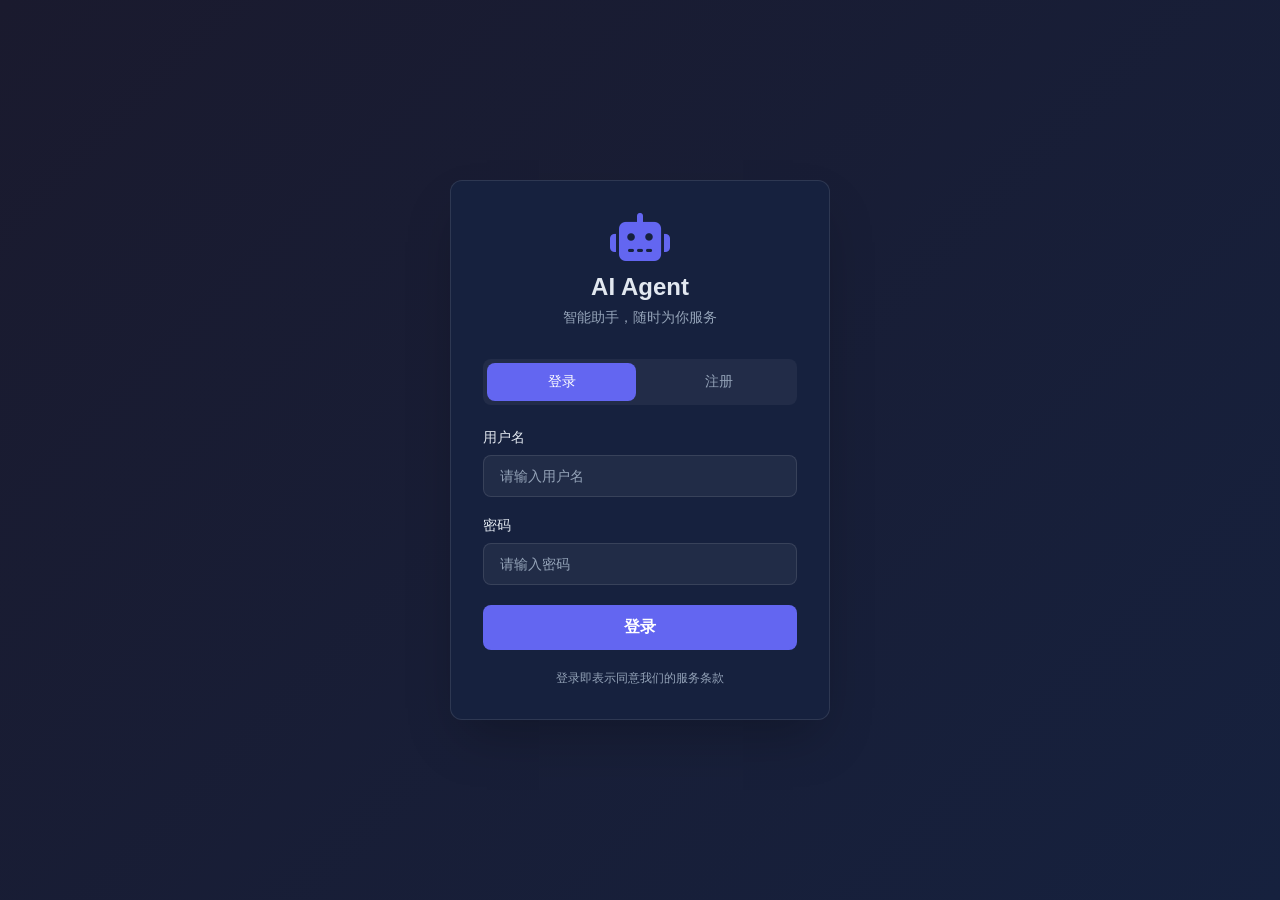
<file: web/login.html>
<!-- web/login.html -->
<!DOCTYPE html>
<html lang="zh-CN">
<head>
    <meta charset="UTF-8">
    <meta name="viewport" content="width=device-width, initial-scale=1.0">
    <title>登录 - AI Agent</title>
    <style>
        * {
            margin: 0;
            padding: 0;
            box-sizing: border-box;
        }

        :root {
            --primary-color: #6366f1;
            --primary-dark: #4f46e5;
            --danger-color: #ef4444;
            --dark-bg: #1a1a2e;
            --dark-card: #16213e;
            --dark-text: #e2e8f0;
            --dark-text-secondary: #94a3b8;
            --border-color: rgba(255, 255, 255, 0.1);
            --radius: 12px;
            --radius-sm: 8px;
        }

        body {
            font-family: 'Inter', -apple-system, BlinkMacSystemFont, 'Segoe UI', sans-serif;
            background: linear-gradient(135deg, #1a1a2e 0%, #16213e 100%);
            color: var(--dark-text);
            min-height: 100vh;
            display: flex;
            align-items: center;
            justify-content: center;
        }

        .auth-container {
            width: 100%;
            max-width: 420px;
            padding: 20px;
        }

        .auth-card {
            background: var(--dark-card);
            border-radius: var(--radius);
            padding: 32px;
            box-shadow: 0 25px 50px -12px rgba(0, 0, 0, 0.25);
            border: 1px solid var(--border-color);
        }

        .logo {
            text-align: center;
            margin-bottom: 32px;
        }

        .logo i {
            font-size: 48px;
            color: var(--primary-color);
            margin-bottom: 12px;
        }

        .logo h1 {
            font-size: 24px;
            font-weight: 600;
        }

        .logo p {
            color: var(--dark-text-secondary);
            font-size: 14px;
            margin-top: 8px;
        }

        .tabs {
            display: flex;
            gap: 8px;
            margin-bottom: 24px;
            background: rgba(255, 255, 255, 0.05);
            border-radius: var(--radius-sm);
            padding: 4px;
        }

        .tab-btn {
            flex: 1;
            padding: 10px;
            background: transparent;
            border: none;
            color: var(--dark-text-secondary);
            font-size: 14px;
            font-weight: 500;
            cursor: pointer;
            border-radius: var(--radius-sm);
            transition: all 0.2s;
        }

        .tab-btn.active {
            background: var(--primary-color);
            color: white;
        }

        .tab-pane {
            display: none;
        }

        .tab-pane.active {
            display: block;
            animation: fadeIn 0.3s ease;
        }

        @keyframes fadeIn {
            from {
                opacity: 0;
                transform: translateY(10px);
            }
            to {
                opacity: 1;
                transform: translateY(0);
            }
        }

        .form-group {
            margin-bottom: 20px;
        }

        .form-group label {
            display: block;
            margin-bottom: 8px;
            font-size: 14px;
            font-weight: 500;
        }

        .form-group input {
            width: 100%;
            padding: 12px 16px;
            background: rgba(255, 255, 255, 0.05);
            border: 1px solid var(--border-color);
            border-radius: var(--radius-sm);
            color: var(--dark-text);
            font-size: 14px;
            transition: all 0.2s;
        }

        .form-group input:focus {
            outline: none;
            border-color: var(--primary-color);
            background: rgba(255, 255, 255, 0.08);
        }

        .form-group input::placeholder {
            color: var(--dark-text-secondary);
        }

        .btn {
            width: 100%;
            padding: 12px;
            background: var(--primary-color);
            border: none;
            border-radius: var(--radius-sm);
            color: white;
            font-size: 16px;
            font-weight: 600;
            cursor: pointer;
            transition: all 0.2s;
        }

        .btn:hover {
            background: var(--primary-dark);
            transform: translateY(-1px);
        }

        .btn:disabled {
            opacity: 0.6;
            cursor: not-allowed;
            transform: none;
        }

        .error-message {
            background: rgba(239, 68, 68, 0.15);
            border: 1px solid var(--danger-color);
            border-radius: var(--radius-sm);
            padding: 12px;
            margin-bottom: 20px;
            color: var(--danger-color);
            font-size: 14px;
            text-align: center;
        }

        .success-message {
            background: rgba(16, 185, 129, 0.15);
            border: 1px solid #10b981;
            border-radius: var(--radius-sm);
            padding: 12px;
            margin-bottom: 20px;
            color: #10b981;
            font-size: 14px;
            text-align: center;
        }

        .info-text {
            text-align: center;
            margin-top: 20px;
            font-size: 12px;
            color: var(--dark-text-secondary);
        }

        .info-text a {
            color: var(--primary-color);
            text-decoration: none;
        }

        .info-text a:hover {
            text-decoration: underline;
        }

        .loading-spinner {
            display: inline-block;
            width: 16px;
            height: 16px;
            border: 2px solid rgba(255, 255, 255, 0.3);
            border-top-color: white;
            border-radius: 50%;
            animation: spin 0.8s linear infinite;
            margin-right: 8px;
        }

        @keyframes spin {
            to { transform: rotate(360deg); }
        }
    </style>
    <link rel="stylesheet" href="https://cdnjs.cloudflare.com/ajax/libs/font-awesome/6.4.0/css/all.min.css">
</head>
<body>
    <div class="auth-container">
        <div class="auth-card">
            <div class="logo">
                <i class="fas fa-robot"></i>
                <h1>AI Agent</h1>
                <p>智能助手，随时为你服务</p>
            </div>

            <div class="tabs">
                <button class="tab-btn active" data-tab="login">登录</button>
                <button class="tab-btn" data-tab="register">注册</button>
            </div>

            <div id="loginPane" class="tab-pane active">
                <form id="loginForm">
                    <div class="form-group">
                        <label>用户名</label>
                        <input type="text" id="loginUsername" placeholder="请输入用户名" autocomplete="username">
                    </div>
                    <div class="form-group">
                        <label>密码</label>
                        <input type="password" id="loginPassword" placeholder="请输入密码" autocomplete="current-password">
                    </div>
                    <button type="submit" class="btn" id="loginBtn">登录</button>
                </form>
            </div>

            <div id="registerPane" class="tab-pane">
                <form id="registerForm">
                    <div class="form-group">
                        <label>用户名</label>
                        <input type="text" id="registerUsername" placeholder="用户名 (3-50个字符)" autocomplete="username">
                    </div>
                    <div class="form-group">
                        <label>密码</label>
                        <input type="password" id="registerPassword" placeholder="密码 (至少6个字符)" autocomplete="new-password">
                    </div>
                    <div class="form-group">
                        <label>确认密码</label>
                        <input type="password" id="registerConfirmPassword" placeholder="请再次输入密码" autocomplete="off">
                    </div>
                    <button type="submit" class="btn" id="registerBtn">注册</button>
                </form>
            </div>

            <div class="info-text">
                登录即表示同意我们的服务条款
            </div>
        </div>
    </div>

    <script>
        // API 基础地址
        const API_BASE = '/api/auth';

        // DOM 元素
        const loginPane = document.getElementById('loginPane');
        const registerPane = document.getElementById('registerPane');
        const tabBtns = document.querySelectorAll('.tab-btn');
        const loginForm = document.getElementById('loginForm');
        const registerForm = document.getElementById('registerForm');
        const loginBtn = document.getElementById('loginBtn');
        const registerBtn = document.getElementById('registerBtn');

        // 显示消息
        function showMessage(paneId, message, isError = true) {
            const pane = document.getElementById(paneId);
            const existingMsg = pane.querySelector('.error-message, .success-message');
            if (existingMsg) existingMsg.remove();

            const msgDiv = document.createElement('div');
            msgDiv.className = isError ? 'error-message' : 'success-message';
            msgDiv.textContent = message;
            pane.insertBefore(msgDiv, pane.firstChild);

            setTimeout(() => {
                if (msgDiv.parentNode) msgDiv.remove();
            }, 3000);
        }

        // 显示加载状态
        function setLoading(btn, isLoading) {
            if (isLoading) {
                btn.disabled = true;
                btn.innerHTML = '<span class="loading-spinner"></span> 处理中...';
            } else {
                btn.disabled = false;
                btn.innerHTML = btn.id === 'loginBtn' ? '登录' : '注册';
            }
        }

        // 保存 token
        function saveToken(token, userId, username) {
            localStorage.setItem('agent_token', token);
            localStorage.setItem('agent_user_id', userId);
            localStorage.setItem('agent_username', username);
        }

        // 清除 token
        function clearToken() {
            localStorage.removeItem('agent_token');
            localStorage.removeItem('agent_user_id');
            localStorage.removeItem('agent_username');
        }

        // 处理登录
        async function handleLogin(e) {
            e.preventDefault();

            const username = document.getElementById('loginUsername').value.trim();
            const password = document.getElementById('loginPassword').value;

            if (!username) {
                showMessage('loginPane', '请输入用户名');
                return;
            }
            if (!password) {
                showMessage('loginPane', '请输入密码');
                return;
            }

            setLoading(loginBtn, true);

            try {
                const response = await fetch(`${API_BASE}/login`, {
                    method: 'POST',
                    headers: { 'Content-Type': 'application/json' },
                    body: JSON.stringify({ username, password })
                });

                const data = await response.json();

                if (data.success) {
                    saveToken(data.token, data.user_id, data.username);
                    showMessage('loginPane', data.message, false);
                    setTimeout(() => {
                        window.location.href = '/';
                    }, 1000);
                } else {
                    showMessage('loginPane', data.message);
                }
            } catch (error) {
                showMessage('loginPane', '网络错误: ' + error.message);
            } finally {
                setLoading(loginBtn, false);
            }
        }

        // 处理注册
        async function handleRegister(e) {
            e.preventDefault();

            const username = document.getElementById('registerUsername').value.trim();
            const password = document.getElementById('registerPassword').value;
            const confirmPassword = document.getElementById('registerConfirmPassword').value;

            if (!username) {
                showMessage('registerPane', '请输入用户名');
                return;
            }
            if (username.length < 3 || username.length > 50) {
                showMessage('registerPane', '用户名长度应为 3-50 个字符');
                return;
            }
            if (!password) {
                showMessage('registerPane', '请输入密码');
                return;
            }
            if (password.length < 6) {
                showMessage('registerPane', '密码长度至少为 6 个字符');
                return;
            }
            if (password !== confirmPassword) {
                showMessage('registerPane', '两次输入的密码不一致');
                return;
            }

            setLoading(registerBtn, true);

            try {
                const response = await fetch(`${API_BASE}/register`, {
                    method: 'POST',
                    headers: { 'Content-Type': 'application/json' },
                    body: JSON.stringify({ username, password })
                });

                const data = await response.json();

                if (data.success) {
                    showMessage('registerPane', data.message, false);
                    setTimeout(() => {
                        // 切换到登录标签页
                        document.querySelector('.tab-btn[data-tab="login"]').click();
                        document.getElementById('loginUsername').value = username;
                        document.getElementById('loginPassword').focus();
                    }, 1500);
                } else {
                    showMessage('registerPane', data.message);
                }
            } catch (error) {
                showMessage('registerPane', '网络错误: ' + error.message);
            } finally {
                setLoading(registerBtn, false);
            }
        }

        // 切换标签页
        function switchTab(tabName) {
            if (tabName === 'login') {
                loginPane.classList.add('active');
                registerPane.classList.remove('active');
            } else {
                loginPane.classList.remove('active');
                registerPane.classList.add('active');
            }

            tabBtns.forEach(btn => {
                if (btn.dataset.tab === tabName) {
                    btn.classList.add('active');
                } else {
                    btn.classList.remove('active');
                }
            });

            // 清除输入框中的消息提示
            const messages = document.querySelectorAll('.error-message, .success-message');
            messages.forEach(msg => msg.remove());
        }

        // 检查是否已登录
        function checkAlreadyLoggedIn() {
            const token = localStorage.getItem('agent_token');
            if (token) {
                window.location.href = '/';
            }
        }

        // 事件绑定
        loginForm.addEventListener('submit', handleLogin);
        registerForm.addEventListener('submit', handleRegister);
        tabBtns.forEach(btn => {
            btn.addEventListener('click', () => switchTab(btn.dataset.tab));
        });

        // 按 Enter 键提交
        document.getElementById('loginPassword').addEventListener('keypress', (e) => {
            if (e.key === 'Enter') handleLogin(e);
        });
        document.getElementById('registerConfirmPassword').addEventListener('keypress', (e) => {
            if (e.key === 'Enter') handleRegister(e);
        });

        // 检查登录状态
        checkAlreadyLoggedIn();
    </script>
</body>
</html>
</file>
